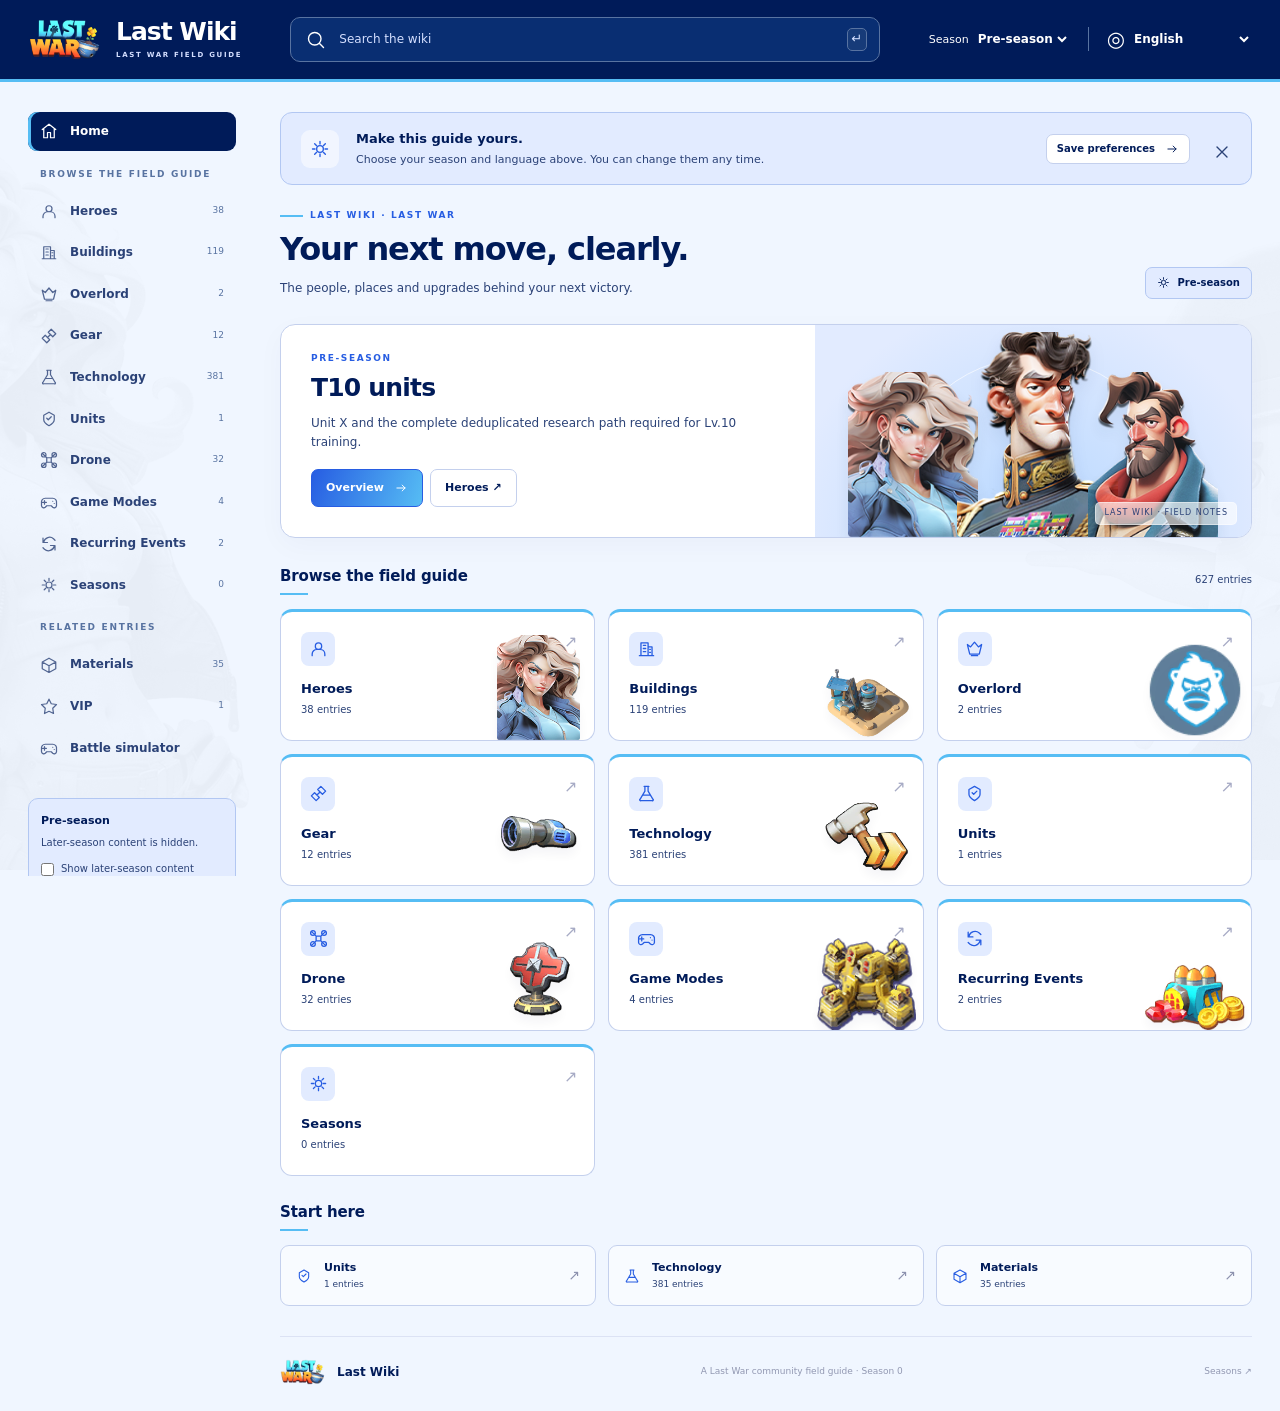
<file: index.html>
<!doctype html>
<html lang="en">
<head>
<meta charset="utf-8"><meta name="viewport" content="width=device-width,initial-scale=1">
<meta name="description" content="Last Wiki — your season-aware Last War field guide. Explore heroes, buildings, technology, units and game modes with original game art.">
<meta name="theme-color" content="#001b59"><title>Last Wiki · Last War field guide</title>
<link rel="stylesheet" href="styles-v2.css?v=6c1d78cda37d">
<link rel="stylesheet" href="last-war-theme.css?v=da08d9cf9874">
<link rel="icon" type="image/png" href="assets/last-war-logo.png">
<script defer src="data-v2.js?v=956768e560a6"></script><script defer src="mode-data.js?v=515dad8bfbbe"></script><script defer src="app-v2.js?v=e074bdccd0df"></script>
</head>
<body>
<a class="skip-link" href="#content">Skip to content</a>
<header class="topbar">
  <button id="menu-toggle" class="icon-button mobile-only" aria-label="Open navigation" aria-expanded="false"></button>
  <a class="brand" id="brand" href="#home" aria-label="Last Wiki home"><img class="brand-logo" src="assets/last-war-logo.png" alt="Last War"><span>Last <b>Wiki</b><small>LAST WAR FIELD GUIDE</small></span></a>
  <form id="global-search" class="global-search" role="search"><span id="search-icon" aria-hidden="true"></span><input id="search-input" type="search" autocomplete="off" aria-label="Search the wiki" placeholder="Search heroes, buildings, skills…"><button type="submit" id="search-go" aria-label="Search">↵</button></form>
  <div class="context-controls"><label class="header-select"><span id="season-label">Season</span><select id="season-select" aria-label="Current season"></select></label><span class="control-divider"></span><label class="header-select language-control"><span id="language-icon" aria-hidden="true">◎</span><select id="language-select" aria-label="Language"></select></label></div>
</header>
<div class="app-shell">
  <aside id="sidebar" class="sidebar" aria-label="Wiki navigation"><div id="navigation"></div><div id="sidebar-context"></div></aside>
  <button id="nav-scrim" class="nav-scrim" aria-label="Close navigation" hidden></button>
  <div class="page-area"><div id="setup-banner"></div><main id="content" tabindex="-1"></main><footer id="footer"></footer></div>
</div>
<div id="announcement" class="sr-only" role="status" aria-live="polite"></div>
<noscript><p class="no-script">This local wiki needs JavaScript to display its game data and language controls.</p></noscript>
</body></html>
</file>
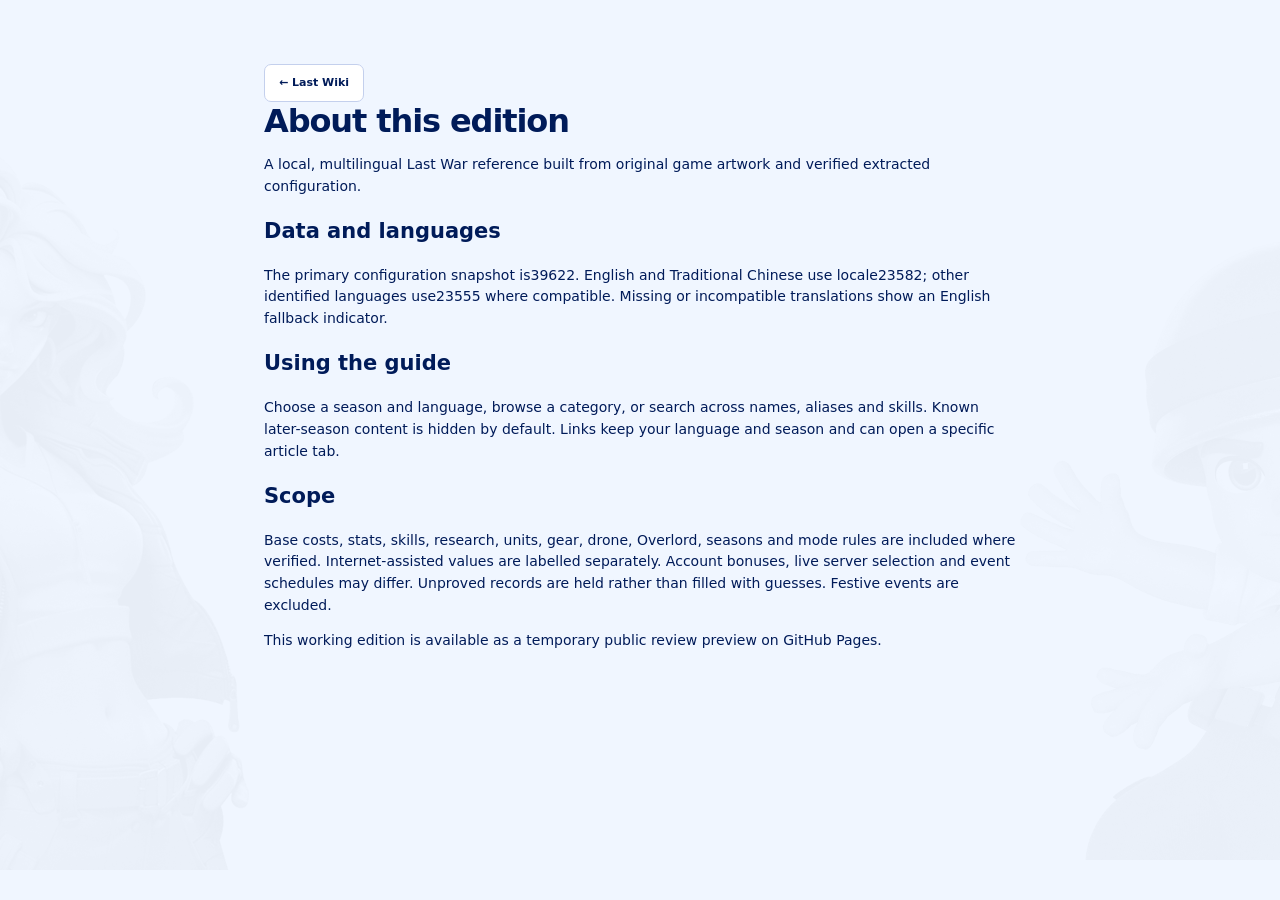
<file: about.html>
<!doctype html><html lang="en"><head><meta charset="utf-8"><meta name="viewport" content="width=device-width,initial-scale=1"><title>About this edition · Last Wiki</title><link rel="stylesheet" href="styles-v2.css"><link rel="stylesheet" href="last-war-theme.css"></head><body><main style="max-width:800px;margin:40px auto;padding:24px"><a class="button" href="index.html">← Last Wiki</a><h1>About this edition</h1><p>A local, multilingual Last War reference built from original game artwork and verified extracted configuration.</p><h2>Data and languages</h2><p>The primary configuration snapshot is39622. English and Traditional Chinese use locale23582; other identified languages use23555 where compatible. Missing or incompatible translations show an English fallback indicator.</p><h2>Using the guide</h2><p>Choose a season and language, browse a category, or search across names, aliases and skills. Known later-season content is hidden by default. Links keep your language and season and can open a specific article tab.</p><h2>Scope</h2><p>Base costs, stats, skills, research, units, gear, drone, Overlord, seasons and mode rules are included where verified. Internet-assisted values are labelled separately. Account bonuses, live server selection and event schedules may differ. Unproved records are held rather than filled with guesses. Festive events are excluded.</p><p>This working edition is available as a temporary public review preview on GitHub Pages.</p></main></body></html>
</file>
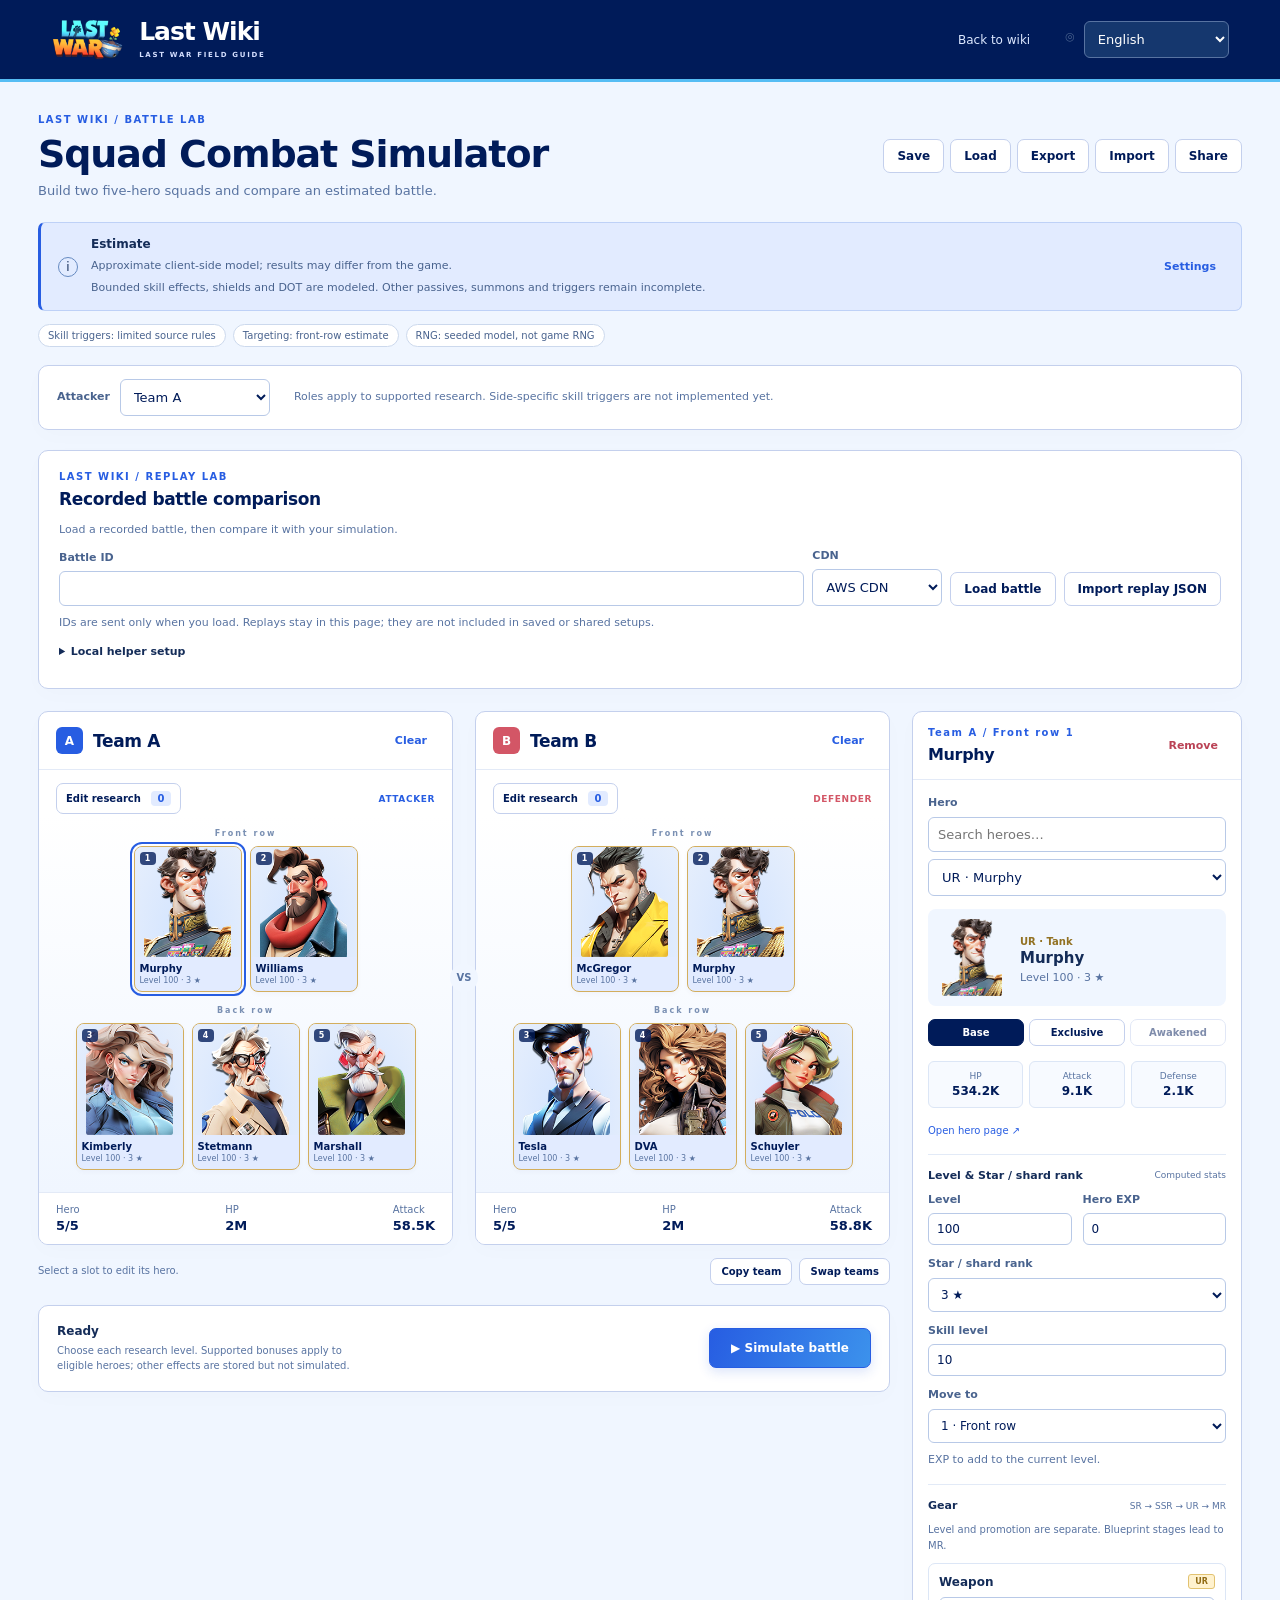
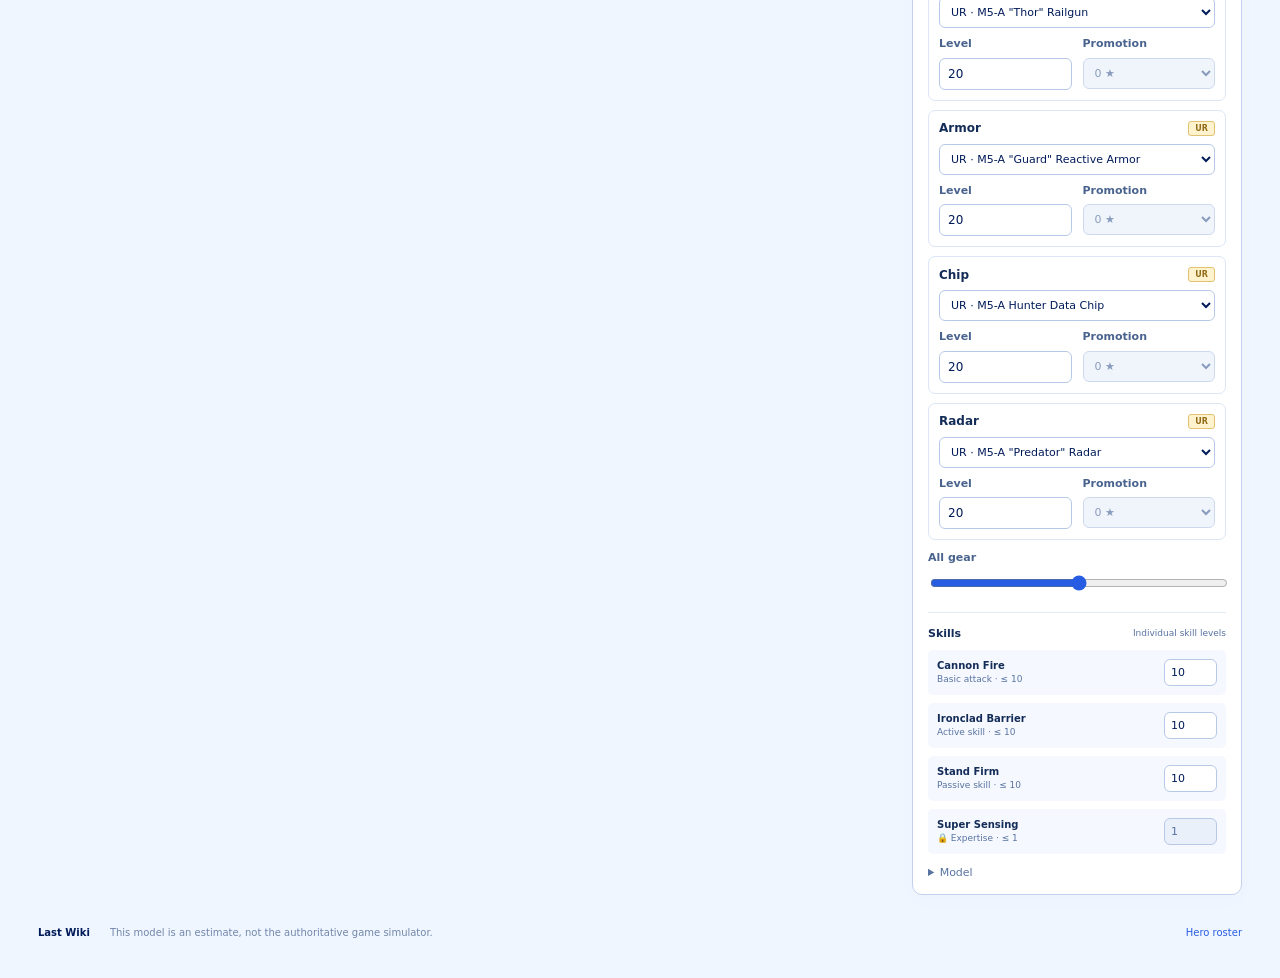
<file: simulator.html>
<!doctype html>
<html lang="en">
<head>
<meta charset="utf-8"><meta name="viewport" content="width=device-width,initial-scale=1">
<meta name="description" content="Last Wiki battle simulator. Build two formations, configure heroes and progression, and compare estimated combat outcomes.">
<meta name="theme-color" content="#001b59"><title>Battle Simulator · Last Wiki</title>
<link rel="icon" href="assets/last-war-logo.png"><link rel="stylesheet" href="simulator.css?v=7891d52e444b"><link rel="stylesheet" href="simulator-replay.css?v=4d9e9dd4cfcf">
<script defer src="data-v2.js?v=956768e560a6"></script><script defer src="simulator-data.js?v=760f81bdc62d"></script><script defer src="simulator-tech-data.js?v=668f38a2020e"></script><script defer src="simulator-i18n.js?v=1f593d2279c7"></script><script defer src="simulator-progression-i18n.js?v=1eeb104478c4"></script><script defer src="simulator-mechanics-i18n.js?v=31bbf178b66d"></script><script defer src="simulator-counter.js?v=eef0cc4b2a59"></script><script defer src="simulator-overlord.js?v=241be1abb851"></script><script defer src="simulator-engine.js?v=2ea5f53273fb"></script><script defer src="simulator-replay-i18n.js?v=60ebf8737d9f"></script><script defer src="simulator-replay.js?v=07b1f963065e"></script><script defer src="simulator.js?v=225f4e452455"></script>
</head>
<body>
<a class="skip" href="#workspace">Skip to simulator</a>
<header class="sim-header"><a class="brand" href="index.html"><img src="assets/last-war-logo.png" alt="Last War"><span>Last <b>Wiki</b><small>LAST WAR FIELD GUIDE</small></span></a><a class="back-link" href="index.html" data-i18n="backWiki">Back to wiki</a><label class="language"><span aria-hidden="true">◎</span><select id="language" aria-label="Language"></select></label></header>
<main>
<div class="page-title"><div><div class="eyebrow">LAST WIKI / BATTLE LAB</div><h1 data-i18n="title">Battle simulator</h1><p data-i18n="subtitle">Build your formation. Explore the matchup.</p></div><div class="toolbar"><button id="save" data-i18n="save">Save</button><button id="load" data-i18n="load">Load</button><button id="export" data-i18n="export">Export</button><button id="import" data-i18n="import">Import</button><button id="share" data-i18n="share">Share setup</button><input id="import-file" type="file" accept="application/json,.json" hidden></div></div>
<div class="estimate-note"><span class="estimate-icon">i</span><div><strong data-i18n="estimate">Estimated combat model</strong><span data-i18n="estimateNote">Game data powers the hero previews. Unrecovered server rules are approximated; results are not official predictions.</span><span class="scope-note" data-i18n="scopeNote">Auto attacks and direct-damage skills only. Passive effects, shields, damage over time, and awakening triggers are not simulated yet.</span></div><button id="model-toggle" class="text-button" data-i18n="settings">Model settings</button></div>
<div class="capability-strip"><span data-i18n="triggers">Skill triggers: not modeled</span><span data-i18n="targeting">Targeting: front-row estimate</span><span data-i18n="rng">RNG: seeded model, not game RNG</span></div>
<section id="model-panel" class="model-panel panel" hidden><h2 data-i18n="settings">Model settings</h2><p data-i18n="modelNote">These parameters belong to the estimated model, not the official game engine.</p><div class="model-fields"><label><span data-i18n="seed">Random seed</span><input id="seed" type="number" min="1" max="4294967295" value="42"></label><label><span data-i18n="defenseK">Defense coefficient</span><input id="defense-k" type="number" min="0" max="100" step="0.1" value="1"></label><label><span data-i18n="maxDuration">Time limit (seconds)</span><input id="max-duration" type="number" min="5" max="180" value="60"></label><label class="experimental-option"><input id="experimental-mechanics" type="checkbox"><span><b data-i18n="experimentalMechanics">Experimental counters and Overlord buffs</b><small data-i18n="experimentalNote">Estimated targeting, delivery and counter damage; these are not validated game rules.</small></span></label></div><div id="model-notes"></div></section>
<section class="role-panel panel"><label><span data-i18n="attacker">Attacker</span><select id="attacker-side" aria-label="Attacker"></select></label><p data-i18n="roleNote">Roles apply to supported research. Side-specific skill triggers are not implemented yet.</p></section>
<section id="replay-lab" aria-label="Battle replay comparison"></section>
<div id="workspace" class="workspace" tabindex="-1">
<div class="battle-column">
<section class="formations"><article class="team-panel panel team-left"><header><div><span class="team-mark">A</span><h2 data-i18n="teamA">Formation A</h2></div><button class="text-button" data-clear="left" data-i18n="clear">Clear</button></header><div class="team-tech"><button data-tech-side="left" class="research-button"><span data-i18n="editResearch">Edit research</span><b id="research-count-left">0</b></button><span id="role-left" class="role-chip"></span></div><div id="board-left" class="board"></div><div id="totals-left" class="team-total"></div></article><div class="versus" aria-hidden="true">VS</div><article class="team-panel panel team-right"><header><div><span class="team-mark">B</span><h2 data-i18n="teamB">Formation B</h2></div><button class="text-button" data-clear="right" data-i18n="clear">Clear</button></header><div class="team-tech"><button data-tech-side="right" class="research-button"><span data-i18n="editResearch">Edit research</span><b id="research-count-right">0</b></button><span id="role-right" class="role-chip"></span></div><div id="board-right" class="board"></div><div id="totals-right" class="team-total"></div></article></section>
<div class="formation-actions"><p data-i18n="selectHint">Select a slot to configure its hero. Drag heroes or use Move to swap positions.</p><button id="copy-team" data-i18n="copyTeam">Copy A to B</button><button id="swap-teams" data-i18n="swapTeams">Swap teams</button></div>
<section class="run-panel panel"><div><span id="run-status" role="status" data-i18n="ready">Ready to simulate</span><small id="run-subtitle" data-i18n="researchNote">Choose individual research levels; supported bonuses apply to eligible heroes.</small></div><button id="run" class="primary"><span aria-hidden="true">▶</span> <span data-i18n="run">Simulate battle</span></button></section>
<section id="results" class="panel results" hidden><header><div><div class="eyebrow" data-i18n="result">Battle result</div><h2 id="result-title"></h2></div><span id="result-duration"></span></header><div id="result-summary" class="result-summary"></div><div class="playback"><button id="play" data-i18n="play">Play</button><button id="reset" data-i18n="reset">Reset</button><label class="timeline-label"><span class="sr-only" data-i18n="position">Timeline position</span><input id="timeline" type="range" min="0" max="60" step="0.05" value="0"></label><output id="clock">0.00s</output><select id="speed" aria-label="Playback speed"><option value="0.5">0.5×</option><option value="1">1×</option><option value="2" selected>2×</option><option value="4">4×</option></select></div><div id="damage-bars" class="damage-bars"></div><details class="event-details"><summary data-i18n="events">Combat events</summary><ol id="event-log"></ol><button id="download-log" data-i18n="downloadLog">Download combat log</button></details><div id="result-notes" class="result-notes"></div></section>
</div>
<aside class="inspector panel" aria-labelledby="inspector-title"><header><div><div id="selected-position" class="eyebrow"></div><h2 id="inspector-title" data-i18n="selectHero">Select hero</h2></div><button id="remove-hero" class="text-button danger" data-i18n="remove">Remove</button></header><div id="inspector-body"></div></aside>
</div>
<dialog id="research-dialog" aria-labelledby="research-title"><header><div><div id="research-side" class="eyebrow"></div><h2 id="research-title" data-i18n="research">Research</h2></div><button id="research-close" aria-label="Close">×</button></header><p class="research-note" data-i18n="researchNote">Choose each research level. Supported bonuses apply to eligible heroes; other effects are stored but not simulated.</p><div class="research-filters"><input id="research-search" type="search" aria-label="Search research"><select id="research-category" aria-label="Research category"></select><label><span data-i18n="squad">Squad number</span><select id="research-squad" aria-label="Squad number"><option value="1">1</option><option value="2">2</option><option value="3">3</option><option value="4">4</option></select></label><label class="selected-filter"><input id="research-selected" type="checkbox"><span data-i18n="selectedOnly">Selected only</span></label><button id="research-clear" data-i18n="clear">Clear</button></div><div id="research-summary" role="status"></div><div id="research-list"></div></dialog>
<footer><strong>Last Wiki</strong><span data-i18n="modelNote">Estimated model. Exact server combat rules remain under investigation.</span><a href="index.html#category?category=heroes" data-i18n="roster">Hero reference</a></footer>
</main><div id="toast" class="toast" role="status" hidden></div>
<noscript>This simulator needs JavaScript enabled.</noscript>
</body></html>
</file>
<file: styles-v2.css>
:root{--page:#f0f3ff;--ink:#17164f;--accent:#4648df;--muted:#656887;--line:#e0e4f2;--white:#fff;--soft:#f7f8fe;--lavender:#e9eaff;--blue:#e6f2ff;--green:#237c66;--shadow:0 8px 28px #17164f08;--sidebar:222px}*{box-sizing:border-box}html{scroll-behavior:smooth}body{margin:0;background:var(--page);color:var(--ink);font:14px/1.55 Inter,ui-sans-serif,system-ui,-apple-system,BlinkMacSystemFont,"Segoe UI",sans-serif}a{color:inherit;text-decoration:none}button,input,select{font:inherit;color:inherit}button,a,input,select{outline-offset:4px}button{cursor:pointer}button:disabled{cursor:default;opacity:.45}button:focus-visible,a:focus-visible,input:focus-visible,select:focus-visible{outline:3px solid #8b8df4}button,input,select{touch-action:manipulation}button{border:0}svg{display:block;width:20px;height:20px;flex-shrink:0;fill:none;stroke:currentColor;stroke-width:1.65;stroke-linecap:round;stroke-linejoin:round}.sr-only{position:absolute;width:1px;height:1px;margin:-1px;padding:0;border:0;overflow:hidden;clip:rect(0,0,0,0);white-space:nowrap}.skip-link{position:fixed;z-index:100;top:-90px;left:18px;background:white;padding:12px;border-radius:8px}.skip-link:focus{top:12px}.topbar{height:82px;position:sticky;top:0;z-index:30;display:flex;align-items:center;gap:34px;padding:0 max(28px,calc((100vw - 1600px)/2));background:#fffffff2;border-bottom:1px solid var(--line);backdrop-filter:blur(14px)}.brand{display:flex;align-items:center;gap:11px;flex-shrink:0;font-size:15px;letter-spacing:1.4px;white-space:nowrap}.brand b{font-weight:850}.brand small{display:block;font-size:7px;letter-spacing:2.45px;color:var(--muted);margin-top:4px}.brand-mark{position:relative;background:var(--accent);border-radius:11px;color:white;font-size:25px;line-height:39px;letter-spacing:-4px;font-weight:900;width:42px;height:42px;text-align:center;transform:rotate(-5deg)}.brand-mark span{color:#c8c9ff;font-size:26px}.global-search{display:flex;align-items:center;gap:11px;max-width:590px;min-width:160px;flex:1;padding:10px 12px 10px 15px;margin-inline-start:20px;border:1px solid var(--line);border-radius:10px;background:var(--soft)}.global-search>span{color:#777a9b}.global-search input{min-width:0;width:100%;border:0;outline:none;background:transparent;font-size:12px}.global-search button{padding:0;width:23px;height:23px;border:1px solid var(--line);background:white;border-radius:5px;color:#9395ae;font-size:13px}.context-controls{display:flex;align-items:center;gap:18px;margin-inline-start:auto;flex-shrink:0}.header-select{display:flex;align-items:center;gap:5px;min-width:0}.header-select>span{color:var(--muted);font-size:11px;white-space:nowrap}.header-select select{border:0;background:transparent;font-size:12px;font-weight:650;max-width:125px;cursor:pointer;padding:8px 0}.header-select.language-control select{max-width:122px}.header-select #language-icon{font-size:21px;color:var(--ink)}.control-divider{width:1px;height:24px;background:var(--line)}.app-shell{display:flex;gap:30px;max-width:1600px;padding:30px 28px 0;margin:auto}.sidebar{flex:0 0 var(--sidebar);position:sticky;top:112px;height:calc(100vh - 136px);display:flex;flex-direction:column;overflow:auto;scrollbar-width:thin;padding-inline-end:14px}.nav-label{color:#9093ad;font-size:9px;letter-spacing:1.7px;text-transform:uppercase;font-weight:750;margin:17px 0 10px;padding:0 12px}.nav-label:first-child{margin-top:1px}.nav-link{display:flex;align-items:center;gap:12px;padding:10px 12px;border-radius:9px;color:#626581;font-size:12px;margin-bottom:3px;font-weight:550;transition:background .15s,color .15s}.nav-link .nav-count{font-size:9px;font-weight:500;margin-inline-start:auto;color:#9094ae}.nav-link svg{width:18px;height:18px;opacity:.8}.nav-link:hover{background:#e8ebfa;color:var(--ink)}.nav-link.active{color:var(--accent);background:#e4e6ff;font-weight:750}.nav-link.active svg{opacity:1}.nav-sub{padding:5px 0 10px 37px;display:grid;gap:5px}.nav-sub a{font-size:11px;color:var(--muted);border-inline-start:1px solid #d7dcf0;padding:4px 0 4px 15px}.nav-sub a.active{color:var(--accent);font-weight:700;border-color:var(--accent)}#sidebar-context{margin-top:auto;padding-top:28px}.context-card{border:1px solid #dce1f3;background:#ffffff60;border-radius:10px;padding:13px 12px}.context-card strong{font-size:11px;display:block}.context-card p{font-size:10px;color:var(--muted);margin:5px 0 10px;line-height:1.7}.future-toggle{display:flex;align-items:flex-start;gap:7px;font-size:10px;color:var(--muted);line-height:1.5;cursor:pointer}.future-toggle input{accent-color:var(--accent);margin:2px 0 0}.snapshot{font-size:9px;color:#9699b1;display:flex;align-items:center;gap:6px;margin:13px 12px 0}.snapshot-dot{width:5px;height:5px;border-radius:50%;background:#3ca58b}.page-area{flex:1;min-width:0;max-width:1290px}main{min-height:calc(100vh - 205px)}.welcome-banner{background:#e5e7ff;border:1px solid #d7dafa;border-radius:12px;display:flex;align-items:center;gap:17px;padding:16px 20px;margin:0 0 24px}.welcome-banner .welcome-icon{background:#ffffff85;padding:9px;border-radius:9px;color:var(--accent)}.welcome-banner h2{font-size:13px;margin:0}.welcome-banner p{font-size:11px;color:var(--muted);margin:2px 0 0}.welcome-banner .button{margin-inline-start:auto;white-space:nowrap}.icon-button{display:grid;place-items:center;background:transparent;border-radius:6px;width:32px;height:32px;color:var(--muted);padding:5px;flex-shrink:0}.icon-button:hover{background:#ffffff75}.welcome-banner .icon-button{width:24px;height:24px}.mobile-only{display:none}.page-heading{display:flex;align-items:flex-end;justify-content:space-between;gap:25px;margin:2px 0 25px}.eyebrow{display:flex;align-items:center;gap:7px;font-size:9px;letter-spacing:1.6px;text-transform:uppercase;color:var(--accent);font-weight:800;margin-bottom:7px}.eyebrow .line{width:23px;height:2px;background:var(--accent)}h1{font-size:32px;letter-spacing:-1.1px;line-height:1.2;margin:0;font-weight:760}h2{font-weight:730}.page-heading p{font-size:12px;max-width:650px;color:var(--muted);margin:9px 0 0;line-height:1.75}.season-pill{display:inline-flex;align-items:center;gap:7px;border:1px solid #d9def5;background:#ffffff80;color:var(--accent);font-size:10px;font-weight:650;padding:7px 11px;border-radius:7px;white-space:nowrap}.season-pill svg{width:13px;height:13px}.home-lead{background:white;border:1px solid var(--line);border-radius:15px;overflow:hidden;display:grid;grid-template-columns:1.1fr .9fr;margin-bottom:27px;box-shadow:var(--shadow)}.home-lead-copy{padding:27px 30px;position:relative;z-index:1}.home-lead h2{font-size:25px;letter-spacing:-.8px;line-height:1.3;max-width:440px;margin:7px 0 9px}.home-lead p{color:var(--muted);font-size:12px;max-width:440px;margin:0 0 18px}.home-lead .button{margin-inline-end:7px}.home-art{background:radial-gradient(ellipse at 50% 100%,#d9ddff,#eef0ff 80%);position:relative;min-height:212px;overflow:hidden}.home-art:before{content:"";position:absolute;width:280px;height:280px;left:calc(50% - 140px);top:32px;border:1px solid #ffffffa0;border-radius:50%}.home-art img{position:absolute;height:205px;width:54%;object-fit:contain;object-position:bottom;bottom:0;left:24%;filter:drop-shadow(0 9px 8px #17164f14)}.home-art img.side{height:165px;width:45%;left:0;opacity:.9}.home-art img.side.right{left:auto;right:0}.home-art-label{position:absolute;z-index:2;bottom:12px;right:14px;font-size:8px;letter-spacing:1px;color:#6a6e98;background:#ffffffa0;border:1px solid #ffffff70;border-radius:5px;padding:4px 8px}.section-heading{display:flex;align-items:center;justify-content:space-between;gap:20px;margin:25px 0 14px}.section-heading h2{font-size:15px;letter-spacing:-.15px;margin:0}.section-heading span,.section-heading a{color:var(--muted);font-size:10px}.section-heading a:hover{color:var(--accent)}.category-grid{display:grid;grid-template-columns:repeat(3,minmax(0,1fr));gap:13px}.category-card{position:relative;border:1px solid var(--line);background:white;border-radius:12px;padding:20px;min-height:132px;overflow:hidden;transition:transform .16s,border .16s,box-shadow .16s}.category-card:hover{transform:translateY(-2px);border-color:#bfc2ef;box-shadow:var(--shadow)}.category-icon{width:34px;height:34px;border-radius:8px;background:var(--soft);color:var(--accent);display:grid;place-items:center;margin-bottom:13px}.category-icon svg{width:19px;height:19px}.category-card h3{margin:0;font-size:13px;position:relative;z-index:1;max-width:75%}.category-card p{font-size:10px;color:var(--muted);margin:3px 0 0;position:relative;z-index:1}.category-card>img{position:absolute;right:6px;bottom:0;height:105px;width:100px;object-fit:contain;object-position:bottom;opacity:.94;filter:drop-shadow(0 7px 6px #17164f0c)}.category-card .tile-arrow{position:absolute;top:18px;right:17px;color:#a7abc5;font-size:16px}.quick-links{display:grid;grid-template-columns:repeat(3,minmax(0,1fr));gap:12px}.quick-link{background:#ffffff80;border:1px solid var(--line);border-radius:9px;padding:13px 15px;display:flex;align-items:center;gap:12px}.quick-link svg{width:16px;color:var(--accent)}.quick-link strong{font-size:11px;display:block}.quick-link small{font-size:9px;color:var(--muted);display:block;margin-top:2px}.quick-link .arrow{margin-inline-start:auto;color:#8c91ae}.directory-bar{display:flex;align-items:center;justify-content:space-between;gap:15px;margin-bottom:17px;flex-wrap:wrap}.filter-pills{display:flex;gap:6px;flex-wrap:wrap}.pill{background:#ffffff90;border:1px solid var(--line);padding:7px 13px;border-radius:7px;color:var(--muted);font-size:11px;cursor:pointer}.pill.selected{background:var(--accent);border-color:var(--accent);color:white;font-weight:650}.view-controls{display:flex;align-items:center;gap:5px}.view-controls button{display:grid;place-items:center;width:31px;height:30px;background:white;border:1px solid var(--line);border-radius:6px;color:#8b90ab}.view-controls button.active{color:var(--accent);background:var(--lavender);border-color:#cbd0f6}.view-controls svg{width:15px;height:15px}.result-summary{font-size:11px;color:var(--muted);margin:0 0 15px;display:flex;align-items:center;justify-content:space-between;gap:10px}.subtype-filter{display:flex;align-items:center;gap:7px;color:var(--muted);font-size:10px}.subtype-filter select{font-size:11px;background:white;border:1px solid var(--line);padding:6px 9px;border-radius:6px;max-width:220px}.entity-grid{display:grid;grid-template-columns:repeat(4,minmax(0,1fr));gap:14px}.entity-card{background:white;border:1px solid var(--line);border-radius:12px;overflow:hidden;min-width:0;transition:transform .15s,box-shadow .15s,border-color .15s}.entity-card:hover{transform:translateY(-3px);box-shadow:var(--shadow);border-color:#b8bdee}.entity-art{height:155px;display:flex;align-items:center;justify-content:center;position:relative;background:radial-gradient(ellipse at 50% 90%,#e5e8ff,#f8f9fe 80%);overflow:hidden}.entity-art img{width:90%;height:92%;object-fit:contain}.entity-card.is-hero .entity-art{align-items:flex-end}.entity-card.is-hero img{height:98%;object-position:bottom}.entity-art .type-chip{position:absolute;top:10px;left:10px;z-index:2;background:#ffffffdd;border:1px solid #ffffff90;border-radius:5px;font-size:8px;letter-spacing:.2px;font-weight:700;color:#666b91;padding:2px 6px}.entity-art .entity-arrow{position:absolute;right:10px;bottom:10px;background:white;width:23px;height:23px;border-radius:50%;display:grid;place-items:center;font-size:12px;color:var(--accent)}.placeholder-art{display:grid;place-items:center;color:#b0b5d8;width:100%;height:100%}.placeholder-art svg{width:48px;height:48px;stroke-width:1.2}.entity-copy{padding:13px 14px 14px}.entity-copy h3{font-size:12px;line-height:1.35;margin:0 0 4px;font-weight:730;overflow-wrap:anywhere}.entity-copy p{font-size:9px;color:var(--muted);margin:0;line-height:1.7;min-height:16px}.entity-copy .badges{margin-top:8px;gap:4px}.badges{display:flex;align-items:center;flex-wrap:wrap;gap:6px}.badge{display:inline-flex;align-items:center;background:var(--soft);border:1px solid #e8eaf4;color:#727794;font-size:9px;line-height:1.5;border-radius:4px;padding:2px 6px}.badge.ur{background:#fff4d9;color:#947034;border-color:#f5e7bb}.badge.ssr{background:#f0e8ff;color:#8261a9;border-color:#e7dcf8}.badge.sr{background:#e6edff;color:#627ca9;border-color:#dae5fb}.badge.source{background:#e9f2ff;color:#5a779b;border-color:#dae8fb}.badge.fallback{font-weight:500;font-size:8px;padding:1px 5px;background:#fff8e9;border-color:#f1e6ca;color:#a28b5d;vertical-align:middle;margin-inline-start:6px;white-space:nowrap}.entity-list{display:grid;gap:8px}.entity-list .entity-card{display:flex;align-items:center;padding:8px 14px 8px 8px;border-radius:10px;gap:15px}.entity-list .entity-art{height:64px;width:74px;border-radius:6px;flex-shrink:0}.entity-list .entity-copy{padding:0;flex:1}.entity-list .entity-copy h3{font-size:13px}.entity-list .entity-copy p{max-width:650px}.entity-list .entity-copy .badges{margin-top:4px}.entity-list .entity-art .type-chip,.entity-list .entity-arrow{display:none}.entity-list .placeholder-art svg{width:29px;height:29px}.search-list .entity-card{padding:12px;gap:16px}.search-list .entity-copy p{font-size:11px;line-height:1.65}.search-list .entity-art{height:76px;width:82px}.search-group-label{font-size:10px;letter-spacing:1.1px;text-transform:uppercase;color:#8d92ae;margin:22px 0 9px;font-weight:700}.empty-state{background:#ffffff70;border:1px dashed #cfd5ed;border-radius:12px;text-align:center;padding:55px 25px;color:var(--muted)}.empty-state svg{width:32px;height:32px;margin:0 auto 15px;color:#959cc5}.empty-state h2{font-size:16px;color:var(--ink);margin:0 0 6px}.empty-state p{font-size:12px;margin:0 auto 16px;max-width:500px}.button{display:inline-flex;align-items:center;justify-content:center;gap:10px;padding:9px 14px;background:white;border:1px solid var(--line);border-radius:7px;font-size:11px;font-weight:650;color:var(--ink);cursor:pointer;line-height:1.6}.button.primary{background:var(--accent);border-color:var(--accent);color:white}.button.small{padding:6px 10px;font-size:10px}.button:hover{filter:brightness(.98)}.button svg{width:14px;height:14px}.more-row{display:flex;justify-content:center;margin:24px 0 4px}.breadcrumb{display:flex;align-items:center;flex-wrap:wrap;gap:8px;color:#9196b0;font-size:10px;margin:1px 0 18px}.breadcrumb a{color:var(--muted)}.breadcrumb a:hover{color:var(--accent)}.breadcrumb .crumb-current{color:#858aa7;max-width:300px;white-space:nowrap;overflow:hidden;text-overflow:ellipsis}.article-header{display:flex;background:white;border:1px solid var(--line);border-radius:14px;overflow:hidden;min-height:170px;margin-bottom:20px}.article-art{flex:0 0 180px;background:radial-gradient(ellipse at 50% 100%,#e2e5ff,#f2f4ff 90%);display:flex;align-items:center;justify-content:center;position:relative;overflow:hidden}.article-art img{width:92%;height:160px;object-fit:contain}.article-header.is-hero .article-art{align-items:flex-end}.article-header.is-hero .article-art img{height:178px;object-position:bottom}.article-header-copy{padding:24px 28px;flex:1;min-width:0}.article-header-copy h1{font-size:29px;margin:7px 0 8px;display:flex;align-items:center;gap:8px;flex-wrap:wrap}.article-header-copy>p{font-size:12px;color:var(--muted);line-height:1.8;margin:0;max-width:860px;white-space:pre-line}.article-description:empty{display:none}.article-tabs{display:flex;gap:5px;overflow-x:auto;padding:0 0 0 1px;border-bottom:1px solid #d9dff0;margin-bottom:20px;scrollbar-width:thin}.article-tabs a{padding:11px 16px;white-space:nowrap;font-size:11px;color:var(--muted);border-bottom:2px solid transparent;font-weight:600}.article-tabs a.active{color:var(--accent);font-weight:750;border-color:var(--accent)}.article-tabs a:hover{color:var(--accent)}.article-body{background:white;border:1px solid var(--line);border-radius:12px;padding:24px;margin-bottom:18px;min-width:0}.article-body h2{font-size:17px;margin:0 0 13px;letter-spacing:-.3px}.article-body h3{font-size:13px;margin:23px 0 10px}.article-body p{font-size:12px;line-height:1.9;white-space:pre-line;color:var(--muted);margin:0 0 13px}.article-body p:last-child{margin-bottom:0}.article-body p a,.text-link{color:var(--accent);text-decoration:underline;text-decoration-color:#c7c9f3;text-underline-offset:3px}.article-body .content-image{max-width:100%;max-height:350px;object-fit:contain;margin:12px auto;display:block}.article-overview-grid{display:grid;grid-template-columns:repeat(2,minmax(0,1fr));gap:12px;margin:18px 0}.overview-link{display:flex;align-items:center;gap:12px;padding:15px;border:1px solid var(--line);border-radius:9px;background:var(--soft)}.overview-link svg{color:var(--accent);width:17px;height:17px}.overview-link strong{display:block;font-size:11px}.overview-link small{display:block;font-size:9px;color:var(--muted);margin-top:2px}.overview-link>.arrow{margin-inline-start:auto;color:#9398b7}.source-note{font-size:10px;line-height:1.8;color:#858ba8;margin-top:15px;border-top:1px solid #edf0f7;padding-top:12px}.source-note summary{cursor:pointer;color:#737a9a;font-weight:600}.source-note p{font-size:10px;margin:8px 0 0;color:#858ba8;overflow-wrap:anywhere}.source-note a{color:var(--accent)}.source-banner{display:flex;align-items:flex-start;gap:9px;font-size:11px;color:#6a81a0;background:#edf5ff;border:1px solid #dceafb;border-radius:7px;padding:10px 12px;margin-bottom:16px}.source-banner svg{width:15px;height:15px;margin-top:1px}.table-toolbar{display:flex;align-items:center;gap:12px;justify-content:space-between;flex-wrap:wrap;margin:5px 0 14px}.table-search{display:flex;align-items:center;gap:8px;background:var(--soft);border:1px solid var(--line);padding:7px 11px;border-radius:7px;max-width:300px;flex:1;min-width:150px}.table-search svg{width:14px;height:14px;color:#9299b6}.table-search input{min-width:0;max-width:100%;width:100%;border:0;outline:none;background:transparent;font-size:11px}.table-filters{display:flex;align-items:center;gap:8px;flex-wrap:wrap}.table-filters label{font-size:9px;color:var(--muted);display:flex;align-items:center;gap:5px}.table-filters select,.table-filters input{font-size:10px;max-width:150px;border:1px solid var(--line);border-radius:6px;padding:6px;background:white}.table-filters input[type=number]{width:74px}.table-wrap{overflow:auto;border:1px solid var(--line);border-radius:8px;max-height:620px;scrollbar-width:thin;position:relative}.data-table{border-collapse:separate;border-spacing:0;width:100%;font-size:11px;line-height:1.65;text-align:start}.data-table th{position:sticky;top:0;z-index:2;text-align:start;background:#f0f2fc;padding:11px 13px;border-bottom:1px solid #dce1f1;color:#737b9d;font-size:9px;font-weight:750;white-space:normal;min-width:82px;max-width:280px;line-height:1.6}.data-table td{padding:12px 13px;border-bottom:1px solid #edf0f7;vertical-align:top;color:#525b7f;min-width:85px;max-width:550px;overflow-wrap:anywhere}.data-table tbody tr:last-child td{border-bottom:0}.data-table tbody tr:hover td{background:#f9faff}.data-table td.number{font-variant-numeric:tabular-nums;white-space:nowrap;text-align:end;color:#535d82}.data-table td a{color:var(--accent);text-decoration:underline;text-decoration-color:#d3d5f7;text-underline-offset:3px}.data-table td.long-text{min-width:270px;white-space:pre-line}.data-table td.preserve-lines{white-space:pre-line}.data-table tr.focus-row td{background:#eef0ff;box-shadow:inset 0 2px #888bef,inset 0 -2px #888bef}.data-table.external td{background:#f1f7ff}.table-pagination{display:flex;align-items:center;justify-content:space-between;gap:10px;padding-top:13px;font-size:10px;color:var(--muted)}.table-pagination>div{display:flex;align-items:center;gap:7px}.table-pagination .button{font-size:9px;padding:5px 9px}.table-total{display:flex;align-items:center;gap:9px;flex-wrap:wrap;margin:14px 0 0;background:#f5f6ff;border:1px solid #e2e5f7;border-radius:7px;padding:10px 12px;font-size:10px}.table-total strong{font-size:10px;margin-inline-end:6px}.table-total span{background:white;padding:3px 7px;border-radius:4px;color:#737b9d;border:1px solid #e4e7f5}.table-total b{font-variant-numeric:tabular-nums;color:var(--ink);margin-inline-start:4px}.record-related{margin-top:23px}.related-grid{display:grid;grid-template-columns:repeat(3,minmax(0,1fr));gap:10px}.related-link{display:flex;align-items:center;gap:10px;background:#ffffff80;border:1px solid var(--line);border-radius:8px;padding:10px 12px}.related-link img{width:37px;height:37px;object-fit:contain}.related-link>.small-icon{width:35px;height:35px;display:grid;place-items:center;color:#8a91b6;background:#e9edf9;border-radius:6px}.related-link strong{display:block;font-size:10px}.related-link small{display:block;font-size:8px;color:var(--muted);margin-top:2px}.notice{border:1px solid #dce2f4;border-radius:8px;background:#f8f9ff;padding:14px 16px;color:var(--muted);font-size:11px;line-height:1.8}.notice strong{color:var(--ink);display:block;margin-bottom:3px}.gate{background:white;border:1px solid var(--line);border-radius:14px;text-align:center;padding:55px 25px}.gate>.gate-icon{width:56px;height:56px;border-radius:14px;background:var(--lavender);display:grid;place-items:center;color:var(--accent);margin:0 auto 17px}.gate h1{font-size:24px}.gate p{max-width:540px;color:var(--muted);font-size:12px;margin:14px auto 23px}.mode-completeness{font-size:10px;color:#8b91aa;background:#f7f9ff;border:1px dashed #d8dff2;border-radius:7px;padding:11px 13px;margin-bottom:18px}.mode-completeness b{color:var(--ink)}footer{display:flex;align-items:center;justify-content:space-between;gap:14px;border-top:1px solid #dce2f4;padding:20px 0 24px;margin-top:30px;font-size:9px;color:#9298b2}footer strong{letter-spacing:1.2px;color:#70789b;font-size:9px}footer a:hover{color:var(--accent)}.nav-scrim{display:none}.no-script{margin:40px;padding:30px;background:white;border-radius:15px}.fade-in{animation:appear .18s ease-out}@keyframes appear{from{opacity:.35;transform:translateY(3px)}to{opacity:1;transform:none}}[hidden]{display:none!important}html[dir=rtl] .brand-mark{transform:rotate(5deg)}html[dir=rtl] .entity-art .type-chip{left:auto;right:10px}html[dir=rtl] .entity-arrow{right:auto;left:10px}html[dir=rtl] .category-card>img{right:auto;left:6px}html[dir=rtl] .category-card .tile-arrow{right:auto;left:17px}html[dir=rtl] .home-art-label{right:auto;left:14px}html[dir=rtl] .data-table td.number{text-align:start}
@media(min-width:1500px){.entity-art{height:180px}.category-card{min-height:145px}}@media(max-width:1250px){:root{--sidebar:196px}.topbar{gap:20px;padding:0 22px}.global-search{margin-inline-start:0}.app-shell{padding:25px 22px 0;gap:24px}.sidebar{padding-inline-end:6px}.brand{font-size:13px}.brand small{font-size:6px}.context-controls{gap:10px}.entity-grid{grid-template-columns:repeat(3,minmax(0,1fr))}.category-grid{gap:10px}.category-card{padding:17px}.category-card>img{width:83px;height:91px}.category-card h3{font-size:12px}.home-lead-copy{padding:24px}.home-lead h2{font-size:22px}.article-header-copy{padding:23px}.quick-link{padding:12px}.header-select>span#season-label{display:none}}@media(max-width:1000px){:root{--sidebar:178px}.topbar{gap:16px}.brand{font-size:11px;letter-spacing:1px}.brand-mark{width:36px;height:36px;font-size:23px;line-height:35px}.brand small{letter-spacing:1.6px}.global-search{max-width:none}.context-controls{gap:6px}.control-divider{margin:0 4px}.header-select.language-control select{max-width:88px}.header-select select{max-width:86px;font-size:11px}.global-search input{font-size:11px}.app-shell{gap:20px}.nav-link{font-size:11px;gap:9px;padding:10px}.nav-link svg{width:16px}.category-grid{grid-template-columns:repeat(2,minmax(0,1fr))}.home-lead{grid-template-columns:1.25fr .75fr}.home-art img{height:170px;width:70%;left:15%}.home-art img.side{height:130px}.home-lead-copy{padding:22px}.home-lead h2{font-size:21px}.home-lead p{font-size:11px}.home-art-label{display:none}.quick-links{grid-template-columns:1fr}.article-art{flex-basis:140px}.article-header-copy h1{font-size:25px}.article-header-copy{padding:21px}.related-grid{grid-template-columns:repeat(2,minmax(0,1fr))}.entity-art{height:135px}.entity-copy{padding:11px}.entity-copy h3{font-size:11px}.entity-card .badge{font-size:8px}.home-lead-copy .button{padding:8px 10px;font-size:10px}.welcome-banner{padding:14px}.welcome-banner p{font-size:10px}.page-heading h1{font-size:29px}}@media(max-width:760px){.topbar{height:auto;min-height:76px;display:grid;grid-template-columns:28px minmax(0,1fr) auto;gap:12px;padding:14px 16px}.mobile-only{display:grid}.brand{font-size:12px;gap:8px}.brand small{font-size:6px;letter-spacing:1.5px}.brand-mark{width:34px;height:34px;line-height:33px;font-size:22px}.global-search{grid-row:2;grid-column:1/-1;max-width:none;width:100%;padding:9px 12px;margin-top:1px}.global-search input{font-size:12px}.context-controls{grid-column:3;gap:5px}.header-select select{font-size:10px;max-width:82px;padding:7px 0}.header-select.language-control select{max-width:72px}.header-select #language-icon{display:none}.control-divider{height:19px;margin:0 2px}.app-shell{display:block;padding:23px 16px 0}.page-area{width:100%;max-width:none}.sidebar{position:fixed;z-index:45;top:0;bottom:0;left:-285px;width:265px;height:100dvh;background:var(--page);padding:27px 17px 22px;transition:left .2s;box-shadow:15px 0 45px #17164f18;--sidebar:265px}.nav-open .sidebar{left:0}.nav-scrim{position:fixed;z-index:44;inset:0;background:#17164f50;backdrop-filter:blur(2px);border:0}.nav-open .nav-scrim{display:block}.nav-link{font-size:13px;padding:11px 12px}.nav-link svg{width:19px;height:19px}.nav-label{font-size:10px}.nav-sub a{font-size:12px}.context-card strong{font-size:12px}.context-card p,.future-toggle{font-size:11px}.page-heading{margin:0 0 21px;align-items:start;gap:15px}.page-heading h1{font-size:28px}.page-heading p{font-size:11px;line-height:1.8}.page-heading>.season-pill{font-size:9px;padding:5px 8px;margin-top:24px}.eyebrow{font-size:8px;margin-bottom:7px}.welcome-banner{gap:10px;flex-wrap:wrap;padding:13px 14px;margin-bottom:23px}.welcome-banner h2{font-size:12px}.welcome-banner .welcome-icon{padding:7px}.welcome-banner .welcome-icon svg{width:16px;height:16px}.welcome-banner>div:nth-child(2){flex:1;min-width:180px}.welcome-banner .button{margin-inline-start:41px;padding:6px 10px;font-size:10px}.welcome-banner .icon-button{position:absolute;right:22px;align-self:start}.welcome-banner p{font-size:10px;max-width:240px}.home-lead{display:block;margin-bottom:23px}.home-lead-copy{padding:22px}.home-lead h2{font-size:23px;max-width:360px}.home-lead p{font-size:11px;margin-bottom:16px}.home-art{display:none}.home-lead-copy .button{font-size:11px;padding:9px 12px}.category-grid{grid-template-columns:repeat(2,minmax(0,1fr));gap:10px}.category-card{padding:15px;min-height:138px}.category-card h3{font-size:12px;max-width:90%;line-height:1.35}.category-card p{font-size:9px}.category-card>img{height:79px;width:72px;opacity:.8}.category-icon{width:30px;height:30px;margin-bottom:15px}.category-icon svg{width:17px;height:17px}.category-card .tile-arrow{right:13px;top:13px;font-size:14px}.quick-links{gap:8px}.quick-link{padding:11px 14px}.section-heading{margin:24px 0 13px}.section-heading h2{font-size:14px}.section-heading>span{font-size:9px}.entity-grid{grid-template-columns:repeat(2,minmax(0,1fr));gap:12px}.entity-art{height:155px}.entity-copy{padding:12px}.entity-copy h3{font-size:12px}.entity-copy p{font-size:9px}.entity-card .badge{font-size:8px}.directory-bar{gap:13px}.filter-pills{gap:6px;flex:1}.pill{font-size:10px;padding:7px 11px}.view-controls button{width:28px;height:28px}.subtype-filter{width:100%;justify-content:space-between}.subtype-filter select{max-width:240px}.result-summary{font-size:10px}.entity-list .entity-art{height:60px;width:60px}.entity-list .entity-copy h3{font-size:12px}.entity-list .entity-copy p{font-size:10px}.entity-list .entity-copy .badges{gap:4px}.entity-list .entity-card{gap:12px;padding:8px 10px 8px 8px}.search-list .entity-card{padding:10px}.article-header{min-height:146px;margin-bottom:16px}.article-art{flex-basis:105px}.article-art img{width:97%;height:105px}.article-header.is-hero .article-art img{height:140px}.article-header-copy{padding:17px 16px}.article-header-copy h1{font-size:23px;letter-spacing:-.6px;margin:6px 0 8px}.article-header-copy>p{font-size:11px;line-height:1.7}.article-header-copy .badge{font-size:8px}.breadcrumb{font-size:9px;margin-bottom:15px;gap:6px}.article-tabs{gap:1px;margin-bottom:15px}.article-tabs a{padding:10px 12px;font-size:10px}.article-body{padding:18px 15px}.article-body h2{font-size:16px}.article-body p{font-size:12px}.article-overview-grid{grid-template-columns:1fr;gap:8px}.table-toolbar{gap:10px}.table-search{max-width:none;flex-basis:100%;padding:8px 10px}.table-filters{gap:8px}.table-filters label{font-size:9px;flex-direction:column;align-items:start}.table-filters select,.table-filters input{font-size:10px;max-width:150px;padding:6px 8px}.table-wrap{max-height:570px;margin:0 -1px}.data-table th{font-size:9px;padding:10px;min-width:75px}.data-table td{padding:11px 10px;font-size:10px;min-width:75px}.data-table td.long-text{min-width:240px}.table-pagination{font-size:9px}.table-pagination .button{font-size:9px;padding:5px 8px}.source-note{font-size:9px}.related-grid{grid-template-columns:1fr;gap:8px}.related-link{padding:10px 13px}.related-link strong{font-size:11px}.related-link small{font-size:9px}.notice{padding:13px;font-size:10px}.table-total{font-size:9px;padding:10px}.gate{padding:40px 20px}.gate h1{font-size:23px}.gate p{font-size:11px}.badge.fallback{font-size:7px}.entity-list .badge.fallback{font-size:7px}.more-row{margin-top:20px}footer{font-size:8px;gap:10px;flex-wrap:wrap;padding:18px 0 24px;margin-top:26px}footer strong{font-size:8px}html[dir=rtl] .sidebar{left:auto;right:-285px;transition:right .2s}html[dir=rtl] .nav-open .sidebar{left:auto;right:0}html[dir=rtl] .welcome-banner .icon-button{right:auto;left:22px}}
@media(max-width:370px){.topbar{padding:12px;gap:8px}.brand{font-size:10px}.brand small{letter-spacing:.8px}.brand-mark{width:30px;height:30px;font-size:20px;line-height:29px}.header-select select{max-width:68px;font-size:9px}.header-select.language-control select{max-width:65px}.app-shell{padding:20px 12px 0}.category-card{padding:13px}.entity-art{height:135px}.entity-copy{padding:10px}.entity-copy h3{font-size:11px}.article-header-copy{padding:15px 12px}.article-header-copy h1{font-size:21px}.article-art{flex-basis:87px}.article-header-copy>p{font-size:10px}.home-lead-copy{padding:19px}.home-lead h2{font-size:21px}}@media(prefers-reduced-motion:reduce){html{scroll-behavior:auto}*,*:before,*:after{animation:none!important;transition:none!important}}
.archive-toggle{margin-top:8px}.badge.archived{background:#f2f0e8;color:#8f8262;border-color:#e9e3d3}

.hero-mode-switch{margin-top:20px;gap:8px}.hero-mode-switch .pill{white-space:normal}.article-art{position:relative}.portrait-caption{position:absolute;inset-inline:8px;bottom:8px;text-align:center;background:#fffef2eb;border-radius:8px;padding:5px;font-size:10px;color:#514620;line-height:1.3}
</file>
<file: last-war-theme.css>
/* Last WarD's Last War Wiki palette and original branding. */
:root{color-scheme:light;--page:#f0f6ff;--ink:#001b59;--accent:#275de2;--muted:#2b4277;--line:#c4d0ed;--soft:#f0f6ff;--lavender:#e2ebff;--blue:#e2ebff;--shadow:0 8px 28px #001b5908}
body{isolation:isolate;font-family:ui-sans-serif,system-ui,sans-serif,"Apple Color Emoji","Segoe UI Emoji","Segoe UI Symbol","Noto Color Emoji"}
body::before,body::after{content:"";position:fixed;pointer-events:none;z-index:-1;opacity:.035;background-size:contain;background-repeat:no-repeat;width:340px}
body::before{left:-90px;top:150px;height:720px;background-image:url('assets/wiki-hero.webp')}
body::after{right:-80px;top:240px;height:620px;background-image:url('assets/wiki-soldier.webp')}
.topbar{background:#001b59;color:#fff;border-bottom:3px solid #56bdf4;backdrop-filter:none;gap:28px}
.brand{font-size:25px;font-weight:750;letter-spacing:-1px;gap:12px;line-height:1.05}
.brand-logo{display:block;width:76px;height:48px;object-fit:contain;flex-shrink:0}
.brand b{font-weight:750}.brand small{color:#d4dfff;font-size:7px;letter-spacing:1.7px;margin-top:7px}
.global-search{background:#092e72;border-color:#5873a1;color:#fff}
.global-search>span,.global-search input{color:#fff}.global-search input::placeholder{color:#d4dfff}
.global-search button{background:#173b79;color:#d4dfff;border-color:#5873a1}
.header-select>span,.header-select #language-icon,.header-select select{color:#fff}
.header-select select option{color:#001b59;background:#fff}.control-divider{background:#5873a1}
.topbar .icon-button{color:#fff}.topbar .icon-button:hover{background:#173b79}
.nav-link{color:#2b4277}.nav-link:hover{background:#e2ebff;color:#001b59}
.nav-link.active{background:#001b59;color:#fff;box-shadow:inset 3px 0 #56bdf4}
.nav-link.active .nav-count{color:#d4dfff}.nav-count,.nav-label,.snapshot{color:#5873a1!important}
.nav-link.active .nav-count{color:#d4dfff!important}.nav-sub a{border-color:#a1acca}
.context-card{background:#e2ebff;border-color:#b2c7f2}.welcome-banner{background:#e2ebff;border-color:#b2c7f2}
.page-heading h1,.article-header h1{font-weight:750;color:#001b59}
.eyebrow,.category-icon{color:#275de2}.eyebrow .line{background:#56bdf4}
.section-heading h2{position:relative;padding-bottom:7px}.section-heading h2::after{content:"";position:absolute;bottom:0;inset-inline-start:0;width:28px;height:2px;background:#56bdf4}
.season-pill{background:#e2ebff;border-color:#b2c7f2;color:#001b59}
.home-art{background:radial-gradient(ellipse at 50% 100%,#b6d7ff,#e2ebff 80%)}
.home-art img{filter:drop-shadow(0 9px 8px #001b5914)}.home-art-label{color:#2b4277}
.home-lead,.category-card,.entity-card,.article-header,.article-body,.related-link,.quick-link{border-color:#c4d0ed}
.category-card{border-top:3px solid #56bdf4}.category-icon{background:#e2ebff}
.category-card:hover,.entity-card:hover,.related-link:hover{border-color:#275de2;box-shadow:0 7px 22px #001b5910}
.entity-art,.article-art{background:#e2ebff}.type-chip{color:#001b59;background:#ffffffeb;border-color:#b2c7f2}
.button.primary,.pill.selected{background:linear-gradient(110deg,#275de2,#56bdf4);border-color:#275de2;color:#fff}
.button.primary:hover,.pill.selected:hover{background:linear-gradient(110deg,#154bce,#42aee8)}
.pill{border-color:#a1acca;color:#2b4277;background:#fff}.pill:hover{background:#e2ebff}
.view-controls button.active{color:#fff;background:#275de2}.article-tabs{border-color:#a1acca}
.article-tabs a.active{color:#001b59;border-color:#275de2;font-weight:750}
.data-table th{background:#001b59;color:#fff;border-color:#5873a1}.data-table td{border-color:#dce6f8}
.data-table tbody tr:nth-child(even){background:#f5f8ff}.data-table tbody tr:hover{background:#e2ebff}
.data-table td a,.article-body a:not(.button),.overview-link strong{color:#275de2}
.overview-link,.table-total{background:#f0f6ff;border-color:#b2c7f2}.table-toolbar input,.table-toolbar select{border-color:#a1acca}
.badge:not(.ur):not(.ssr):not(.sr):not(.fallback):not(.archived){background:#e2ebff;color:#2b4277;border-color:#c4d0ed}
.footer-brand{display:flex;align-items:center;gap:10px;flex-shrink:0}.footer-brand img{width:47px;height:30px;object-fit:contain}.footer-brand strong{font-size:12px;letter-spacing:0;color:#001b59}
button:focus-visible,a:focus-visible,input:focus-visible,select:focus-visible{outline-color:#56bdf4}
@media(max-width:1250px){.topbar{gap:20px}.brand{font-size:22px}.brand-logo{width:64px;height:43px}}
@media(max-width:1000px){.brand{font-size:20px;gap:8px}.brand-logo{width:56px;height:38px}.brand small{font-size:6px;letter-spacing:1px}}
@media(max-width:760px){body::before,body::after{display:none}.topbar{gap:10px;border-bottom-width:2px}.brand{font-size:19px;gap:7px}.brand-logo{width:48px;height:32px}.brand small{font-size:5px;letter-spacing:1px;margin-top:5px}.global-search{background:#092e72}.sidebar{background:#f0f6ff}.nav-scrim{background:#001b5960}.context-controls{gap:3px}.footer-brand img{width:38px;height:25px}}
@media(max-width:370px){.brand{font-size:17px;gap:5px}.brand-logo{width:40px;height:29px}.brand small{font-size:4.5px;letter-spacing:.7px}.topbar{gap:6px}}
</file>
<file: simulator.css>
:root{color-scheme:light;--navy:#001b59;--blue:#275de2;--cyan:#56bdf4;--page:#f0f6ff;--panel:#fff;--line:#c4d0ed;--muted:#5873a1;--red:#d35666;--ink:#142c58;font-family:ui-sans-serif,system-ui,-apple-system,"Segoe UI",sans-serif;color:var(--ink);background:var(--page)}*{box-sizing:border-box}body{margin:0}button,input,select{font:inherit}button,a,input,select{touch-action:manipulation}button{cursor:pointer;border:1px solid var(--line);background:#fff;color:var(--navy);padding:9px 13px;border-radius:7px;font-weight:650;font-size:12px;transition:background .15s,border-color .15s}button:hover{border-color:var(--blue);background:#eef3ff}button:disabled{opacity:.5;cursor:default}a{color:var(--blue);text-decoration:none}button:focus-visible,a:focus-visible,input:focus-visible,select:focus-visible,summary:focus-visible{outline:3px solid var(--cyan);outline-offset:3px}input,select{min-width:0;border:1px solid #b8c9e7;background:#fff;border-radius:6px;padding:9px;color:var(--navy);width:100%;font-size:13px}input[type=range]{padding:0;accent-color:var(--blue)}input:disabled,select:disabled{background:#eaf0fa;color:var(--muted)}label>span{display:block;font-size:11px;line-height:1.5;font-weight:650;margin-bottom:5px;color:#49638e}h1,h2,h3,p{margin:0}h1{font-size:clamp(27px,3vw,38px);letter-spacing:-1.1px;color:var(--navy);font-weight:770}h2{font-size:17px;color:var(--navy);letter-spacing:-.35px}h3{font-size:12px}small{font-size:11px;color:var(--muted)}.sim-header{height:82px;background:var(--navy);border-bottom:3px solid var(--cyan);display:flex;align-items:center;padding:0 4%;gap:35px;color:#fff}.brand{display:flex;align-items:center;gap:12px;color:#fff;font-size:25px;letter-spacing:-1px;line-height:1.05;font-weight:750}.brand img{width:76px;height:48px;object-fit:contain}.brand small{display:block;font-size:7px;letter-spacing:1.7px;color:#d4dfff;margin-top:7px}.back-link{color:#dce8ff;font-size:12px;margin-inline-start:auto}.language{display:flex;align-items:center;gap:9px}.language select{background:#15376e;border-color:#5873a1;color:#fff;width:145px}.language select option{background:#fff;color:var(--navy)}main{max-width:1510px;margin:auto;padding:32px 38px}.page-title{display:flex;align-items:center;justify-content:space-between;gap:20px;margin-bottom:24px}.eyebrow{font-size:10px;letter-spacing:1.5px;color:var(--blue);font-weight:750;margin-bottom:7px}.page-title p{font-size:13px;color:#5873a1;margin-top:7px}.toolbar{display:flex;gap:6px;flex-wrap:wrap;justify-content:flex-end}.estimate-note{display:flex;align-items:center;gap:13px;padding:14px 17px;border:1px solid #bed1f7;border-inline-start:3px solid var(--blue);background:#e2ebff;border-radius:7px;margin-bottom:22px}.estimate-icon{border:1px solid #668ac1;border-radius:50%;width:20px;height:20px;flex-shrink:0;text-align:center;line-height:18px;font-size:12px}.estimate-note strong{display:block;font-size:12px;margin-bottom:3px}.estimate-note span:not(.estimate-icon){font-size:11px;color:#49638e;line-height:1.6}.estimate-note .text-button{margin-inline-start:auto;white-space:nowrap}.text-button{padding:5px 7px;border-color:transparent;background:transparent;font-size:11px;color:var(--blue)}.danger{color:#ba4255}.panel{border:1px solid var(--line);border-radius:10px;background:#fff;box-shadow:0 6px 22px #001b5904}.model-panel{padding:20px;margin-bottom:20px}.model-panel p,.model-panel li{font-size:12px;color:var(--muted);line-height:1.7}.model-panel p{margin:8px 0 15px}.model-fields{display:grid;grid-template-columns:repeat(3,1fr);gap:15px;max-width:700px}.workspace{display:grid;grid-template-columns:minmax(0,1fr) 330px;gap:22px;align-items:start}.battle-column{min-width:0}.formations{display:grid;grid-template-columns:1fr 1fr;gap:22px;position:relative}.team-panel{overflow:hidden;min-width:0}.team-panel>header,.inspector>header{display:flex;align-items:center;justify-content:space-between;padding:15px 17px;border-bottom:1px solid #e3eaf7}.team-panel>header>div{display:flex;align-items:center;gap:10px}.team-mark{background:var(--blue);color:white;width:27px;height:27px;border-radius:6px;display:grid;place-items:center;font-size:12px;font-weight:800}.team-right .team-mark{background:var(--red)}.team-right{--side:var(--red)}.team-left{--side:var(--blue)}.team-tech{display:flex;align-items:center;gap:9px;padding:13px 17px 0}.team-tech label{display:flex;align-items:center;gap:8px;flex:1}.team-tech label>span{font-size:11px;margin:0}.team-tech input{max-width:65px;margin-inline-start:auto;padding:6px}.tech-tag{font-size:9px;background:#edf3ff;color:#5873a1;border-radius:4px;padding:4px 6px;white-space:nowrap}.board{padding:15px 13px 8px;position:relative;background:linear-gradient(180deg,#fff 0,#f0f6ff 100%)}.board-row-label{text-align:center;font-size:8px;font-weight:750;letter-spacing:2px;color:#7a90b3;margin:0 0 8px}.slot-row{display:flex;justify-content:center;gap:8px;margin-bottom:14px}.hero-slot{border:1px solid #ccd9ed;border-radius:8px;padding:0;position:relative;min-width:0;width:calc((100% - 16px)/3);max-width:108px;overflow:hidden;display:block;background:#e2ebff;text-align:start;box-shadow:0 2px 5px #001b5908}.hero-slot .slot-art{display:block;width:100%;aspect-ratio:1/1.04;object-fit:contain;object-position:center bottom;background:radial-gradient(at 50% 80%,#d1e3ff,#e7effc)}.hero-slot.ur{border-color:#d3ae5d}.hero-slot.ssr{border-color:#ad8cd3}.hero-slot.sr{border-color:#6fa8dc}.hero-slot.selected{outline:2px solid var(--side);outline-offset:2px}.hero-slot .slot-num{position:absolute;top:5px;left:5px;border-radius:4px;background:#001b59c9;color:white;min-width:16px;padding:2px 4px;text-align:center;font-size:8px;z-index:1}.hero-slot .slot-mode{position:absolute;top:5px;right:5px;color:#fff;background:#001b59c9;border-radius:3px;font-size:7px;max-width:70%;padding:2px 4px}.hero-slot .slot-name{display:block;font-size:10px;padding:6px 5px 2px;color:var(--navy);white-space:nowrap;text-overflow:ellipsis;overflow:hidden}.hero-slot .slot-level{font-size:8px;display:block;color:#5873a1;padding:0 5px 6px;font-weight:500}.hero-slot.empty{border-style:dashed;background:#eff4fc;box-shadow:none;min-height:145px}.empty-slot{display:flex;flex-direction:column;align-items:center;justify-content:center;gap:8px;min-height:138px;font-size:10px;color:#7c92b3}.empty-slot b{font-size:25px;font-weight:350;color:#8ba3ca}.health-track{height:4px;background:#dbe3ee}.health-track span{display:block;height:100%;background:#34b58c;transition:width .12s}.hero-slot.dead .slot-art{filter:grayscale(1);opacity:.4}.hero-slot.hit{animation:hit .35s}.hero-slot.drag-over{outline:3px dashed var(--cyan)}@keyframes hit{0%,100%{filter:none}35%{filter:brightness(1.4);transform:translateY(-2px)}}.team-total{padding:11px 17px;background:#fff;border-top:1px solid #e3eaf7;display:flex;justify-content:space-between;gap:8px;font-size:10px;color:#5873a1}.team-total b{display:block;color:var(--navy);font-size:13px;margin-top:3px}.versus{position:absolute;left:50%;top:50%;transform:translate(-50%,-50%);font-size:10px;font-weight:850;color:#5873a1;background:var(--page);width:28px;height:28px;border-radius:50%;display:grid;place-items:center;z-index:2}.formation-actions{display:flex;align-items:center;gap:7px;margin:13px 0 20px}.formation-actions p{font-size:10px;color:#5873a1;line-height:1.6;margin-inline-end:auto;max-width:55%}.formation-actions button{font-size:10px;padding:7px 10px;white-space:nowrap}.run-panel{padding:18px;display:flex;align-items:center;justify-content:space-between;gap:15px}.run-panel #run-status{display:block;font-size:12px;font-weight:700;margin-bottom:5px}.run-panel small{display:block;font-size:10px;max-width:310px;line-height:1.5}.primary{background:linear-gradient(110deg,#275de2,#3c92ec);border-color:#275de2;color:#fff;padding:12px 21px;white-space:nowrap;box-shadow:0 4px 12px #275de22a}.primary:hover{background:#154bce;color:#fff}.inspector{overflow:hidden;position:sticky;top:18px}.inspector>header{padding:15px}.inspector h2{font-size:16px}#inspector-body{padding:15px}.hero-picker-search{margin-bottom:7px}.portrait-summary{display:flex;align-items:center;gap:14px;background:#f0f6ff;border-radius:8px;padding:10px;margin:13px 0}.portrait-summary img{width:68px;height:77px;object-fit:contain}.portrait-summary strong{font-size:15px;display:block}.portrait-summary small{display:block;margin-top:4px}.rarity{color:#927122;font-size:10px;font-weight:750}.form-options{display:flex;gap:5px;margin:12px 0}.form-options button{flex:1;padding:7px 4px;font-size:10px}.form-options .active{background:var(--navy);color:#fff;border-color:var(--navy)}.field-grid{display:grid;grid-template-columns:1fr 1fr;gap:11px}.field-grid .wide{grid-column:1/-1}.field-grid input,.field-grid select{font-size:12px;padding:8px}.section-line{display:flex;align-items:center;justify-content:space-between;border-top:1px solid #e2eaf7;padding-top:14px;margin:16px 0 10px}.section-line h3{font-size:11px}.section-line small{font-size:9px}.computed{display:grid;grid-template-columns:repeat(3,1fr);gap:6px;margin:15px 0 5px}.computed div{padding:9px 5px;text-align:center;border:1px solid #dce6f6;border-radius:6px;background:#f7faff}.computed span{font-size:9px;color:#5873a1;display:block}.computed b{font-size:12px;display:block;margin-top:3px;color:var(--navy)}.skill-item{display:flex;align-items:center;gap:8px;margin:8px 0;padding:9px;background:#f5f8fe;border-radius:5px}.skill-item>div{flex:1;min-width:0}.skill-item strong{font-size:10px;display:block}.skill-item small{font-size:9px;display:block;margin-top:3px}.skill-item input{width:53px;padding:6px;font-size:11px}.inspector details{font-size:11px;color:var(--muted);margin-top:12px}.inspector details p{font-size:10px;line-height:1.7;padding-top:8px}.open-hero{display:inline-block;font-size:10px;margin-top:12px}.results{margin-top:20px;padding:20px}.results>header{display:flex;align-items:center;justify-content:space-between;margin-bottom:17px}.results>header>span{font-size:12px;color:#5873a1}.result-summary{display:grid;grid-template-columns:1fr 1fr;gap:12px}.result-side{border-radius:7px;background:#edf3ff;border-inline-start:3px solid var(--blue);padding:12px}.result-side.right{border-color:var(--red);background:#fff1f3}.result-side strong{font-size:11px;display:block;margin-bottom:7px}.result-side span{font-size:10px;color:#5873a1}.result-side b{font-size:16px;display:block;margin-top:4px}.playback{display:flex;align-items:center;gap:7px;padding:16px 0;margin-top:9px;border-bottom:1px solid #e1e9f7}.playback button{padding:7px 10px;font-size:11px}.timeline-label{flex:1;min-width:20px;display:flex;align-items:center}.playback output{font-size:10px;width:45px;text-align:center;font-variant-numeric:tabular-nums}.playback select{width:55px;font-size:10px;padding:6px 3px}.damage-bars{display:grid;grid-template-columns:1fr 1fr;gap:15px;margin-top:16px}.damage-row{display:flex;align-items:center;gap:7px;margin:7px 0}.damage-row img{width:27px;height:30px;object-fit:contain;border-radius:3px;background:#e2ebff}.damage-row>div{flex:1;min-width:0}.damage-row .damage-label{font-size:9px;display:flex;justify-content:space-between;gap:5px}.damage-row .bar{height:4px;background:#e4ebf7;margin-top:4px;border-radius:3px;overflow:hidden}.damage-row .bar span{display:block;height:100%;background:var(--blue)}.damage-bars>div:last-child .bar span{background:var(--red)}.event-details{margin-top:18px;border-top:1px solid #e2eaf7;padding-top:12px}.event-details summary{font-size:11px;font-weight:700;cursor:pointer}.event-details ol{list-style:none;padding:0;margin:12px 0;max-height:220px;overflow:auto;font-size:10px;line-height:1.8}.event-details li{border-bottom:1px solid #edf2fa;padding:5px 0;display:flex;gap:10px}.event-details time{font-variant-numeric:tabular-nums;color:#5873a1;flex-shrink:0}.result-notes{font-size:10px;line-height:1.7;color:#6b80a5;border-top:1px solid #e2eaf7;margin-top:15px;padding-top:12px}.result-notes details{margin-top:6px}.result-notes ul{padding-inline-start:18px}footer{display:flex;align-items:center;gap:20px;padding:30px 0 5px;font-size:10px;color:#7187aa}footer strong{color:var(--navy)}footer span{max-width:65%;line-height:1.6}footer a{margin-inline-start:auto;white-space:nowrap}.toast{position:fixed;bottom:25px;left:50%;transform:translateX(-50%);background:var(--navy);color:white;padding:12px 22px;border-radius:8px;font-size:12px;box-shadow:0 8px 25px #001b592b;z-index:20;max-width:90vw}.sr-only,.skip:not(:focus){position:absolute;width:1px;height:1px;overflow:hidden;clip-path:inset(50%)}.skip:focus{position:fixed;top:0;left:0;background:#fff;padding:12px;z-index:100}[hidden]{display:none!important}
@media(min-width:1450px){.hero-slot{max-width:118px}.hero-slot .slot-art{aspect-ratio:1/1.1}.hero-slot .slot-name{font-size:11px}.board{padding:20px 20px 8px}.slot-row{gap:12px}}
@media(max-width:1180px){main{padding:25px 24px}.workspace{grid-template-columns:minmax(0,1fr) 300px;gap:16px}.formations{gap:15px}.team-panel>header{padding:12px}.team-panel h2{font-size:14px}.board{padding:14px 8px 5px}.slot-row{gap:5px}.hero-slot{width:calc((100% - 10px)/3)}.tech-tag{display:none}.team-tech{padding:10px 10px 0}.hero-slot.empty{min-height:115px}.empty-slot{min-height:112px}.formation-actions{flex-wrap:wrap}.formation-actions p{max-width:100%;flex-basis:100%}.team-total{padding:10px;font-size:9px}.team-total b{font-size:11px}}
@media(max-width:900px){.workspace{grid-template-columns:1fr}.inspector{position:static}.inspector #inspector-body{display:grid;grid-template-columns:1fr 1fr;gap:0 22px;align-items:start}.inspector .picker-area,.inspector .progress-area,.inspector .equipment-area,.inspector .skills-area{min-width:0}.inspector .section-line{margin-top:10px}.hero-slot{max-width:108px}.board{padding:20px 20px 5px}.slot-row{gap:10px}.page-title{align-items:flex-start}.toolbar{max-width:220px}.estimate-note .text-button{white-space:normal;max-width:100px}.estimate-note span:not(.estimate-icon){font-size:10px}.run-panel small{max-width:none}.tech-tag{display:block}}
@media(max-width:540px){main{padding:22px 12px}.sim-header{height:70px;padding:0 14px;gap:12px}.brand{font-size:20px;gap:7px}.brand img{width:49px;height:35px}.brand small{font-size:5px;letter-spacing:1px}.back-link{font-size:10px}.language{gap:5px}.language select{width:91px;font-size:11px;padding:7px 4px}.page-title{display:block}.toolbar{max-width:none;justify-content:flex-start;margin-top:17px}.toolbar button{font-size:10px;padding:7px 10px}.estimate-note{padding:11px;gap:9px;align-items:flex-start}.estimate-icon{display:none}.estimate-note strong{font-size:11px}.estimate-note .text-button{font-size:9px;padding:0;min-width:65px}.formations{gap:12px}.team-panel>header{padding:10px 9px}.team-panel h2{font-size:12px}.team-mark{width:21px;height:21px;font-size:10px}.team-panel>header>div{gap:6px}.team-panel>header button{font-size:9px;padding:2px}.team-tech{padding:9px 8px 0}.team-tech label>span{font-size:9px}.team-tech input{max-width:42px;padding:4px;font-size:10px}.tech-tag{display:none}.board{padding:14px 7px 3px}.slot-row{gap:5px;margin-bottom:10px}.hero-slot{width:calc((100% - 10px)/3);border-radius:5px}.hero-slot .slot-art{aspect-ratio:1/1.2}.hero-slot .slot-name{font-size:8px;padding:4px 3px 2px}.hero-slot .slot-level{font-size:6px;padding:0 3px 4px}.hero-slot .slot-num{font-size:6px;min-width:12px;top:3px;left:3px;padding:1px 3px}.hero-slot .slot-mode{font-size:5px;top:3px;right:2px;padding:2px}.hero-slot.empty{min-height:80px}.empty-slot{min-height:78px;font-size:7px;gap:4px}.empty-slot b{font-size:20px}.team-total{padding:8px;flex-wrap:wrap;gap:5px}.team-total span{font-size:8px}.team-total b{font-size:10px}.board-row-label{font-size:6px;letter-spacing:1.5px;margin-bottom:6px}.versus{width:23px;height:23px;font-size:8px}.formation-actions{margin-top:10px;margin-bottom:14px}.run-panel{padding:14px}.run-panel #run-status{font-size:11px}.run-panel small{font-size:9px}.primary{padding:11px 13px;font-size:11px}.inspector #inspector-body{display:block}.model-fields{grid-template-columns:1fr}.results{padding:14px}.results h2{font-size:15px}.playback{gap:5px}.playback button{font-size:9px;padding:6px}.playback output{font-size:9px;width:38px}.playback select{width:48px}.damage-bars{gap:10px}.damage-row .damage-label{font-size:8px}footer{flex-wrap:wrap;gap:10px}footer span{max-width:80%;font-size:9px}footer a{margin-inline-start:0}.model-panel{padding:15px}}
@media(prefers-reduced-motion:reduce){*{scroll-behavior:auto!important;animation:none!important;transition:none!important}}

.scope-note{display:block!important;margin-top:4px}.exp-help{display:block;margin-top:8px;line-height:1.6}
.capability-strip{display:flex;flex-wrap:wrap;gap:7px;margin:-9px 0 18px}.capability-strip span{font-size:10px;color:#49638e;border:1px solid #ccd9ed;border-radius:20px;padding:5px 9px;background:#fff}.role-panel{display:flex;gap:24px;align-items:center;padding:13px 18px;margin-bottom:20px}.role-panel label{display:flex;align-items:center;gap:10px;flex-shrink:0}.role-panel label>span{margin:0}.role-panel select{width:150px}.role-panel p{font-size:11px;color:#5873a1;line-height:1.7}.team-tech{justify-content:space-between}.research-button{display:flex;align-items:center;gap:10px;font-size:10px;padding:7px 9px}.research-button b{border-radius:4px;background:#e2ebff;color:#275de2;padding:2px 6px;min-width:20px}.role-chip{font-size:9px;text-transform:uppercase;letter-spacing:.6px;font-weight:750;color:var(--side)}.gear-hint{font-size:10px;color:#5873a1;line-height:1.6;margin-bottom:9px}.gear-card{border:1px solid #dce6f6;border-radius:7px;padding:10px;margin:9px 0}.gear-card h3{display:flex;align-items:center;justify-content:space-between;margin-bottom:8px}.gear-card>label{display:block;margin-bottom:8px}.gear-card select{font-size:11px;padding:7px}.gear-tier{font-size:8px;background:#fff2cf;border:1px solid #e2c270;color:#926c16;border-radius:3px;padding:2px 6px}.gear-tier.mr{color:#b0344b;border-color:#efa5b3;background:#fff0f3}.blueprint-cost{font-size:9px;color:#5873a1;margin-top:8px;display:flex;gap:4px;flex-wrap:wrap;align-items:center}.blueprint-cost>span{display:flex;align-items:center;gap:4px}.blueprint-cost img{width:23px;height:23px;object-fit:contain}#research-dialog{width:min(1000px,calc(100% - 26px));max-height:88vh;padding:0;border:1px solid #a9bddd;border-radius:12px;color:var(--ink);box-shadow:0 20px 100px #001b5940}#research-dialog::backdrop{background:#001b5980;backdrop-filter:blur(2px)}#research-dialog>header{padding:20px 23px;display:flex;align-items:center;justify-content:space-between;background:#f0f6ff;border-bottom:1px solid var(--line)}#research-close{font-size:23px;padding:1px 9px;background:transparent;border-color:transparent}.research-note{font-size:12px;line-height:1.7;color:#5873a1;margin:14px 23px}.research-filters{display:grid;grid-template-columns:minmax(140px,1.3fr) minmax(120px,1fr) 75px auto auto;align-items:end;gap:9px;padding:0 23px 14px}.research-filters input,.research-filters select{font-size:12px}.research-filters>label>span{font-size:9px}.research-filters .selected-filter{display:flex;align-items:center;gap:5px;align-self:center;padding-top:10px}.selected-filter input{width:14px;height:14px;accent-color:var(--blue)}.selected-filter span{margin:0;font-size:10px;white-space:nowrap}#research-summary{background:#e2ebff;border-block:1px solid #c4d0ed;padding:10px 23px;font-size:10px;color:#2b4277}#research-list{padding:0 23px 20px;max-height:52vh;overflow:auto;overscroll-behavior:contain}.research-row{display:grid;grid-template-columns:minmax(0,1fr) 65px;gap:15px;align-items:center;border-bottom:1px solid #e3eaf7;padding:13px 0}.research-row>div{display:flex;gap:10px;min-width:0}.research-row img{width:37px;height:37px;object-fit:contain;background:#e2ebff;border-radius:5px;flex-shrink:0}.research-row strong{font-size:12px;display:block;margin:0 0 4px;line-height:1.4}.research-row small{font-size:10px;line-height:1.5;display:block}.research-row>label{text-align:center}.research-row>label>span{font-size:9px}.research-row>label input{font-size:12px;padding:7px}.research-effects{margin-top:6px;display:flex;flex-direction:column;gap:3px}.research-effect{font-size:10px;color:#7085a7;line-height:1.7;display:block}.research-effect b{font-size:8px;font-weight:600;background:#edf2fa;border-radius:3px;padding:2px 5px}.research-effect.applied{color:#147c61}.research-effect.applied b{background:#e3f5ed;color:#147c61}.research-effect small{display:inline;font-size:9px}
@media(max-width:540px){.capability-strip{gap:4px}.capability-strip span{font-size:8px;padding:4px 6px}.role-panel{padding:11px;gap:9px;align-items:flex-start;flex-direction:column}.role-panel label{width:100%}.role-panel select{flex:1}.role-panel p{font-size:9px}.team-tech{gap:3px;align-items:flex-start;flex-wrap:wrap}.research-button{padding:5px;font-size:8px;gap:5px}.role-chip{font-size:7px;padding:3px}.research-filters{grid-template-columns:1fr 1fr;padding:0 13px 12px}.research-filters>label:not(.selected-filter){display:flex;align-items:center;gap:6px}.research-filters>label>span{margin:0}.research-filters .selected-filter{padding:0}.research-filters>button{grid-column:2}.research-note{margin:12px 13px;font-size:10px}#research-dialog>header{padding:15px}#research-summary{padding:9px 13px;font-size:9px}#research-list{padding:0 13px 16px;max-height:48vh}.research-row{grid-template-columns:minmax(0,1fr) 52px;gap:8px}.research-row img{width:28px;height:28px}.research-row strong{font-size:10px}.research-row small,.research-effect{font-size:8px}.research-row>div{gap:7px}}

.model-fields .experimental-option{grid-column:1/-1;display:flex;align-items:flex-start;gap:10px}.model-fields .experimental-option input{width:18px;min-width:18px;height:18px;margin-top:4px}.experimental-option small{display:block;font-weight:400;color:var(--muted,#5873a1);margin-top:4px}

.shield-track{position:absolute;left:8px;right:8px;bottom:15px;height:4px;background:rgba(0,50,85,.25);border-radius:4px;overflow:hidden;z-index:4}.shield-track[hidden]{display:none}.shield-track>span{display:block;height:100%;background:#51e7ff;box-shadow:0 0 5px #51e7ff}
</file>
<file: simulator-replay.css>
.replay-panel{padding:20px;margin:0 0 22px;min-width:0}.replay-panel>header{display:flex;justify-content:space-between;gap:12px;margin-bottom:12px}.replay-panel p{font-size:11px;line-height:1.7;color:var(--muted);margin:8px 0}.replay-controls{display:grid;grid-template-columns:minmax(150px,1fr) 130px auto auto;gap:8px;align-items:end}.replay-controls label{min-width:0}.replay-status{font-size:11px;line-height:1.6;margin:10px 0;color:var(--blue);overflow-wrap:anywhere}.replay-status.error{color:#aa3445}.replay-metrics{display:flex;gap:18px;flex-wrap:wrap;padding:12px;background:var(--page);border:1px solid var(--line);border-radius:7px;font-size:11px}.replay-metrics strong{display:block;font-size:17px;margin-top:3px}.replay-timeline{display:flex;gap:10px;align-items:center;margin:14px 0;font-size:11px}.replay-timeline input{flex:1}.replay-table-wrap{overflow:auto;max-width:100%}.replay-panel table{border-collapse:collapse;width:100%;font-size:10px;text-align:start}.replay-panel th,.replay-panel td{padding:9px 7px;border-bottom:1px solid var(--line);white-space:nowrap;text-align:start}.replay-panel th{color:var(--muted);font-size:9px}.replay-unit{display:flex;align-items:center;gap:7px}.replay-unit img{width:25px;height:30px;object-fit:contain;background:var(--page);border-radius:4px}.replay-events{max-height:240px;overflow:auto;font-size:10px;list-style:none;padding:0}.replay-events li{border-bottom:1px solid #e0e9f7;padding:7px 0;overflow-wrap:anywhere}.replay-events time{color:var(--muted);margin-inline-end:10px}.replay-panel details{margin-top:12px;font-size:11px}.replay-panel summary{cursor:pointer;font-weight:700}.replay-panel .replay-battle-label{display:block;margin-top:13px;max-width:350px}.replay-panel .replay-unknown{color:#a45a20}.replay-panel .replay-summary-line{font-size:11px;margin:10px 0}.replay-panel button{white-space:nowrap}@media(max-width:650px){.replay-panel{padding:14px}.replay-controls{grid-template-columns:1fr 1fr}.replay-controls label:first-child{grid-column:1/-1}.replay-controls button{font-size:10px;padding:9px}.replay-metrics{gap:12px}.replay-metrics strong{font-size:14px}.replay-panel>header{display:block}.replay-timeline{gap:6px}.replay-timeline button{padding:6px;font-size:10px}}
</file>
